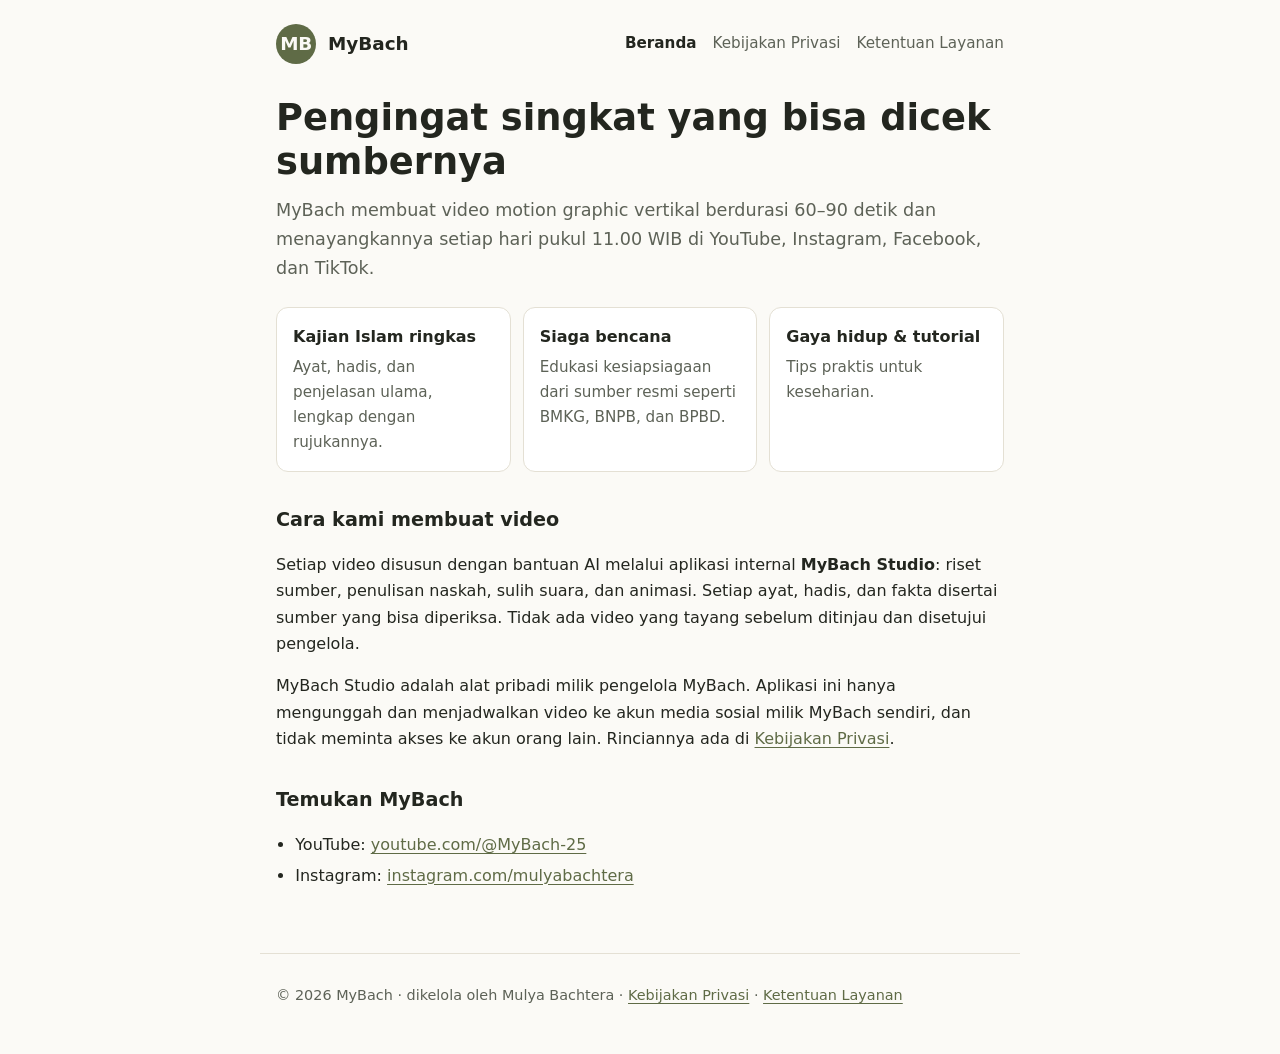
<file: index.html>
<!doctype html>
<html lang="id">
<head>
  <meta charset="utf-8">
  <meta name="viewport" content="width=device-width, initial-scale=1">
  <title>MyBach</title>
  <meta name="description" content="MyBach — video motion graphic singkat berisi pengingat yang bisa dicek sumbernya.">
  <link rel="stylesheet" href="style.css">
</head>
<body>
  <header>
    <a class="brand" href="./"><span class="mark">MB</span>MyBach</a>
    <nav>
      <a href="./" aria-current="page">Beranda</a>
      <a href="privasi.html">Kebijakan Privasi</a>
      <a href="ketentuan.html">Ketentuan Layanan</a>
    </nav>
  </header>
  <main>
    <h1>Pengingat singkat yang bisa dicek sumbernya</h1>
    <p class="lead">MyBach membuat video motion graphic vertikal berdurasi 60–90 detik dan menayangkannya setiap hari pukul 11.00 WIB di YouTube, Instagram, Facebook, dan TikTok.</p>

    <div class="cards">
      <div class="card"><strong>Kajian Islam ringkas</strong><p>Ayat, hadis, dan penjelasan ulama, lengkap dengan rujukannya.</p></div>
      <div class="card"><strong>Siaga bencana</strong><p>Edukasi kesiapsiagaan dari sumber resmi seperti BMKG, BNPB, dan BPBD.</p></div>
      <div class="card"><strong>Gaya hidup &amp; tutorial</strong><p>Tips praktis untuk keseharian.</p></div>
    </div>

    <h2>Cara kami membuat video</h2>
    <p>Setiap video disusun dengan bantuan AI melalui aplikasi internal <strong>MyBach Studio</strong>: riset sumber, penulisan naskah, sulih suara, dan animasi. Setiap ayat, hadis, dan fakta disertai sumber yang bisa diperiksa. Tidak ada video yang tayang sebelum ditinjau dan disetujui pengelola.</p>
    <p>MyBach Studio adalah alat pribadi milik pengelola MyBach. Aplikasi ini hanya mengunggah dan menjadwalkan video ke akun media sosial milik MyBach sendiri, dan tidak meminta akses ke akun orang lain. Rinciannya ada di <a href="privasi.html">Kebijakan Privasi</a>.</p>

    <h2>Temukan MyBach</h2>
    <ul>
      <li>YouTube: <a href="https://www.youtube.com/@MyBach-25">youtube.com/@MyBach-25</a></li>
      <li>Instagram: <a href="https://www.instagram.com/mulyabachtera">instagram.com/mulyabachtera</a></li>
    </ul>
  </main>
  <footer>
    <p>© 2026 MyBach · dikelola oleh Mulya Bachtera · <a href="privasi.html">Kebijakan Privasi</a> · <a href="ketentuan.html">Ketentuan Layanan</a></p>
  </footer>
</body>
</html>
</file>
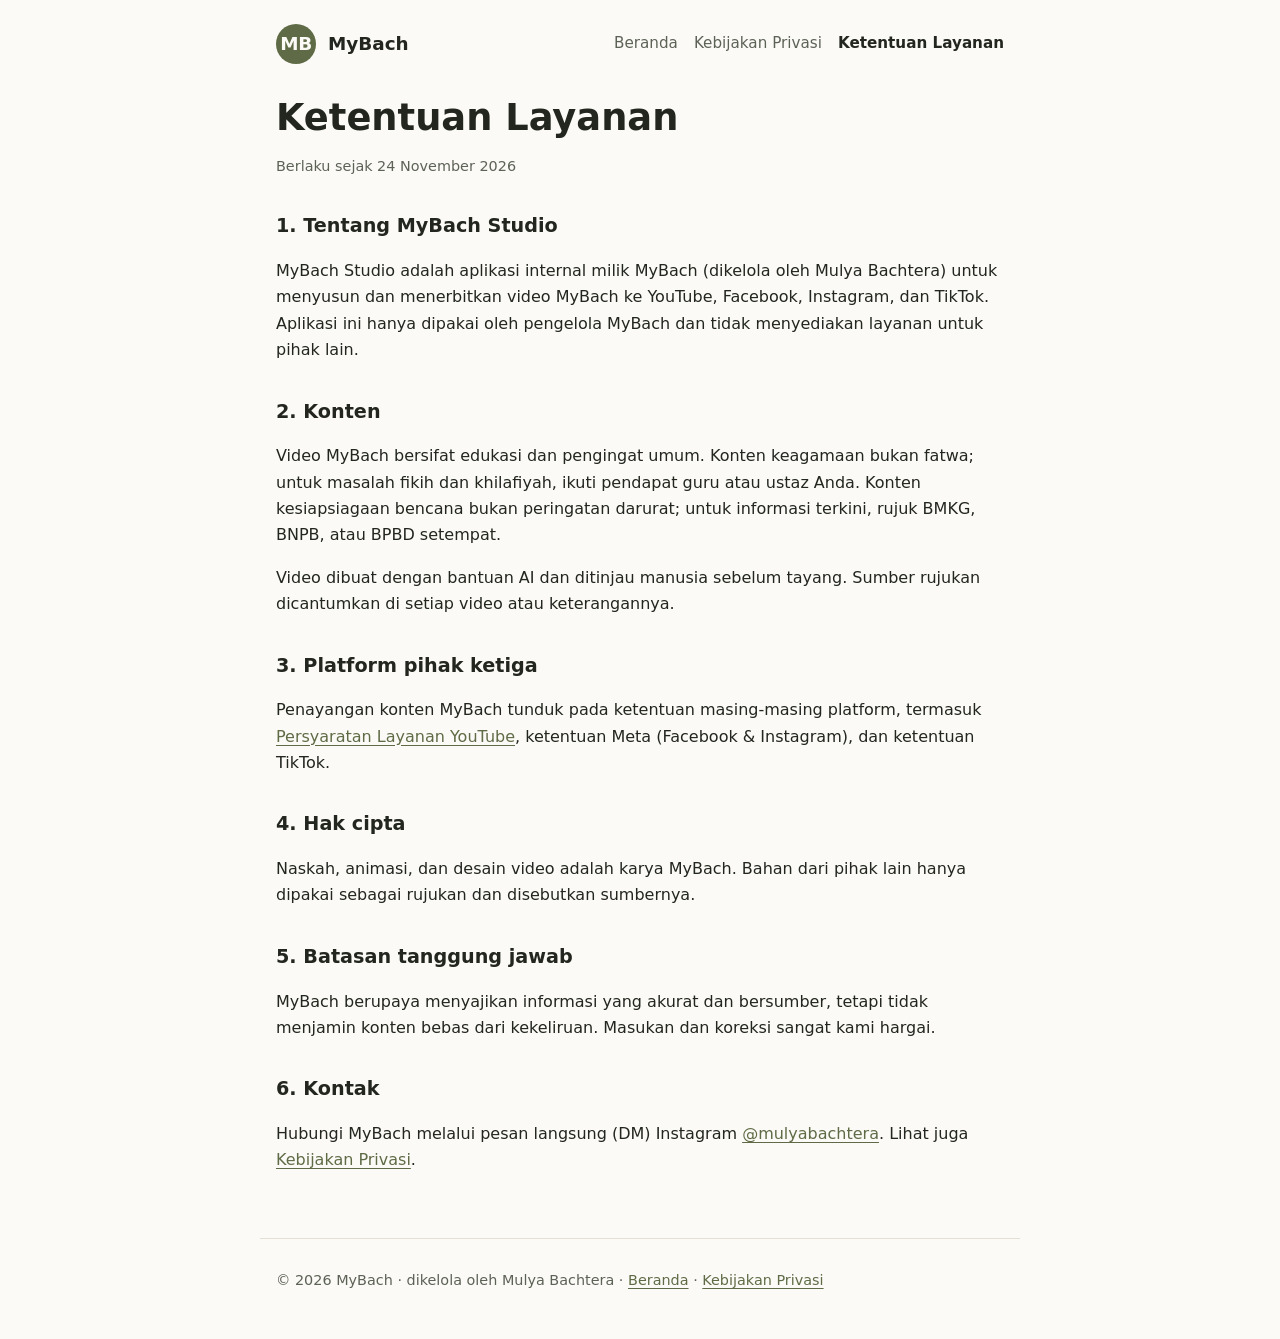
<file: ketentuan.html>
<!doctype html>
<html lang="id">
<head>
  <meta charset="utf-8">
  <meta name="viewport" content="width=device-width, initial-scale=1">
  <title>Ketentuan Layanan MyBach</title>
  <meta name="description" content="Ketentuan layanan MyBach dan aplikasi MyBach Studio.">
  <link rel="stylesheet" href="style.css">
</head>
<body>
  <header>
    <a class="brand" href="./"><span class="mark">MB</span>MyBach</a>
    <nav>
      <a href="./">Beranda</a>
      <a href="privasi.html">Kebijakan Privasi</a>
      <a href="ketentuan.html" aria-current="page">Ketentuan Layanan</a>
    </nav>
  </header>
  <main>
    <h1>Ketentuan Layanan</h1>
    <p class="meta">Berlaku sejak 24 November 2026</p>

    <h2>1. Tentang MyBach Studio</h2>
    <p>MyBach Studio adalah aplikasi internal milik MyBach (dikelola oleh Mulya Bachtera) untuk menyusun dan menerbitkan video MyBach ke YouTube, Facebook, Instagram, dan TikTok. Aplikasi ini hanya dipakai oleh pengelola MyBach dan tidak menyediakan layanan untuk pihak lain.</p>

    <h2>2. Konten</h2>
    <p>Video MyBach bersifat edukasi dan pengingat umum. Konten keagamaan bukan fatwa; untuk masalah fikih dan khilafiyah, ikuti pendapat guru atau ustaz Anda. Konten kesiapsiagaan bencana bukan peringatan darurat; untuk informasi terkini, rujuk BMKG, BNPB, atau BPBD setempat.</p>
    <p>Video dibuat dengan bantuan AI dan ditinjau manusia sebelum tayang. Sumber rujukan dicantumkan di setiap video atau keterangannya.</p>

    <h2>3. Platform pihak ketiga</h2>
    <p>Penayangan konten MyBach tunduk pada ketentuan masing-masing platform, termasuk <a href="https://www.youtube.com/t/terms">Persyaratan Layanan YouTube</a>, ketentuan Meta (Facebook &amp; Instagram), dan ketentuan TikTok.</p>

    <h2>4. Hak cipta</h2>
    <p>Naskah, animasi, dan desain video adalah karya MyBach. Bahan dari pihak lain hanya dipakai sebagai rujukan dan disebutkan sumbernya.</p>

    <h2>5. Batasan tanggung jawab</h2>
    <p>MyBach berupaya menyajikan informasi yang akurat dan bersumber, tetapi tidak menjamin konten bebas dari kekeliruan. Masukan dan koreksi sangat kami hargai.</p>

    <h2>6. Kontak</h2>
    <p>Hubungi MyBach melalui pesan langsung (DM) Instagram <a href="https://www.instagram.com/mulyabachtera">@mulyabachtera</a>. Lihat juga <a href="privasi.html">Kebijakan Privasi</a>.</p>
  </main>
  <footer>
    <p>© 2026 MyBach · dikelola oleh Mulya Bachtera · <a href="./">Beranda</a> · <a href="privasi.html">Kebijakan Privasi</a></p>
  </footer>
</body>
</html>
</file>
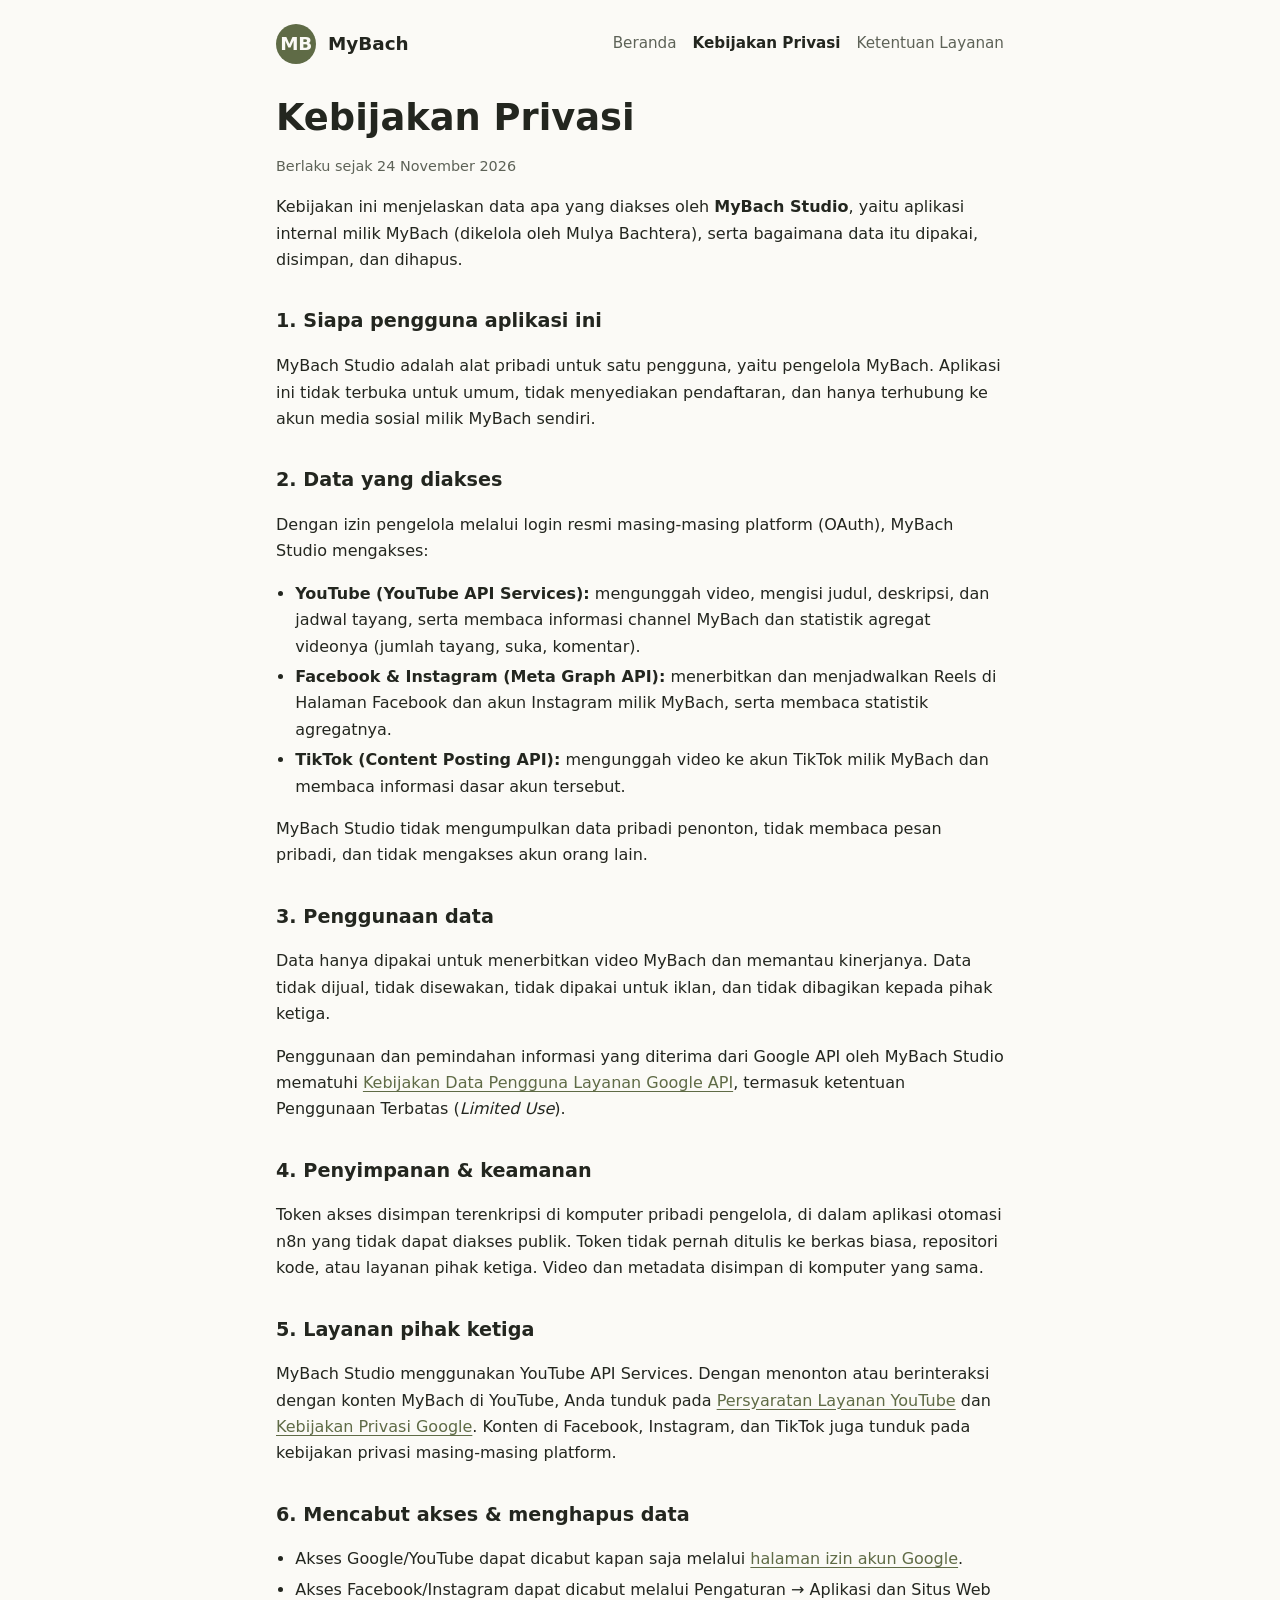
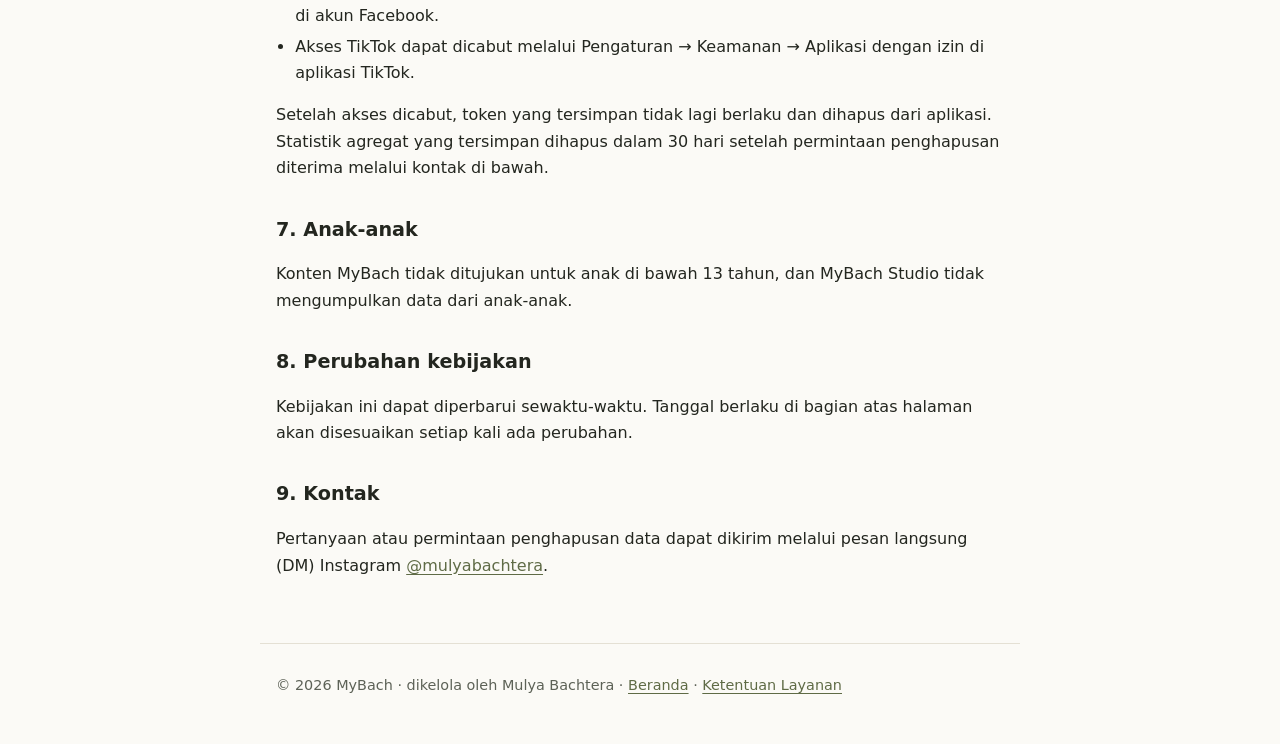
<file: privasi.html>
<!doctype html>
<html lang="id">
<head>
  <meta charset="utf-8">
  <meta name="viewport" content="width=device-width, initial-scale=1">
  <title>Kebijakan Privasi MyBach</title>
  <meta name="description" content="Kebijakan privasi MyBach dan aplikasi MyBach Studio.">
  <link rel="stylesheet" href="style.css">
</head>
<body>
  <header>
    <a class="brand" href="./"><span class="mark">MB</span>MyBach</a>
    <nav>
      <a href="./">Beranda</a>
      <a href="privasi.html" aria-current="page">Kebijakan Privasi</a>
      <a href="ketentuan.html">Ketentuan Layanan</a>
    </nav>
  </header>
  <main>
    <h1>Kebijakan Privasi</h1>
    <p class="meta">Berlaku sejak 24 November 2026</p>

    <p>Kebijakan ini menjelaskan data apa yang diakses oleh <strong>MyBach Studio</strong>, yaitu aplikasi internal milik MyBach (dikelola oleh Mulya Bachtera), serta bagaimana data itu dipakai, disimpan, dan dihapus.</p>

    <h2>1. Siapa pengguna aplikasi ini</h2>
    <p>MyBach Studio adalah alat pribadi untuk satu pengguna, yaitu pengelola MyBach. Aplikasi ini tidak terbuka untuk umum, tidak menyediakan pendaftaran, dan hanya terhubung ke akun media sosial milik MyBach sendiri.</p>

    <h2>2. Data yang diakses</h2>
    <p>Dengan izin pengelola melalui login resmi masing-masing platform (OAuth), MyBach Studio mengakses:</p>
    <ul>
      <li><strong>YouTube (YouTube API Services):</strong> mengunggah video, mengisi judul, deskripsi, dan jadwal tayang, serta membaca informasi channel MyBach dan statistik agregat videonya (jumlah tayang, suka, komentar).</li>
      <li><strong>Facebook &amp; Instagram (Meta Graph API):</strong> menerbitkan dan menjadwalkan Reels di Halaman Facebook dan akun Instagram milik MyBach, serta membaca statistik agregatnya.</li>
      <li><strong>TikTok (Content Posting API):</strong> mengunggah video ke akun TikTok milik MyBach dan membaca informasi dasar akun tersebut.</li>
    </ul>
    <p>MyBach Studio tidak mengumpulkan data pribadi penonton, tidak membaca pesan pribadi, dan tidak mengakses akun orang lain.</p>

    <h2>3. Penggunaan data</h2>
    <p>Data hanya dipakai untuk menerbitkan video MyBach dan memantau kinerjanya. Data tidak dijual, tidak disewakan, tidak dipakai untuk iklan, dan tidak dibagikan kepada pihak ketiga.</p>
    <p>Penggunaan dan pemindahan informasi yang diterima dari Google API oleh MyBach Studio mematuhi <a href="https://developers.google.com/terms/api-services-user-data-policy">Kebijakan Data Pengguna Layanan Google API</a>, termasuk ketentuan Penggunaan Terbatas (<em>Limited Use</em>).</p>

    <h2>4. Penyimpanan &amp; keamanan</h2>
    <p>Token akses disimpan terenkripsi di komputer pribadi pengelola, di dalam aplikasi otomasi n8n yang tidak dapat diakses publik. Token tidak pernah ditulis ke berkas biasa, repositori kode, atau layanan pihak ketiga. Video dan metadata disimpan di komputer yang sama.</p>

    <h2>5. Layanan pihak ketiga</h2>
    <p>MyBach Studio menggunakan YouTube API Services. Dengan menonton atau berinteraksi dengan konten MyBach di YouTube, Anda tunduk pada <a href="https://www.youtube.com/t/terms">Persyaratan Layanan YouTube</a> dan <a href="https://policies.google.com/privacy">Kebijakan Privasi Google</a>. Konten di Facebook, Instagram, dan TikTok juga tunduk pada kebijakan privasi masing-masing platform.</p>

    <h2>6. Mencabut akses &amp; menghapus data</h2>
    <ul>
      <li>Akses Google/YouTube dapat dicabut kapan saja melalui <a href="https://myaccount.google.com/permissions">halaman izin akun Google</a>.</li>
      <li>Akses Facebook/Instagram dapat dicabut melalui Pengaturan → Aplikasi dan Situs Web di akun Facebook.</li>
      <li>Akses TikTok dapat dicabut melalui Pengaturan → Keamanan → Aplikasi dengan izin di aplikasi TikTok.</li>
    </ul>
    <p>Setelah akses dicabut, token yang tersimpan tidak lagi berlaku dan dihapus dari aplikasi. Statistik agregat yang tersimpan dihapus dalam 30 hari setelah permintaan penghapusan diterima melalui kontak di bawah.</p>

    <h2>7. Anak-anak</h2>
    <p>Konten MyBach tidak ditujukan untuk anak di bawah 13 tahun, dan MyBach Studio tidak mengumpulkan data dari anak-anak.</p>

    <h2>8. Perubahan kebijakan</h2>
    <p>Kebijakan ini dapat diperbarui sewaktu-waktu. Tanggal berlaku di bagian atas halaman akan disesuaikan setiap kali ada perubahan.</p>

    <h2>9. Kontak</h2>
    <p>Pertanyaan atau permintaan penghapusan data dapat dikirim melalui pesan langsung (DM) Instagram <a href="https://www.instagram.com/mulyabachtera">@mulyabachtera</a>.</p>
  </main>
  <footer>
    <p>© 2026 MyBach · dikelola oleh Mulya Bachtera · <a href="./">Beranda</a> · <a href="ketentuan.html">Ketentuan Layanan</a></p>
  </footer>
</body>
</html>
</file>
<file: style.css>
:root {
  --bg: #fbfaf6;
  --surface: #ffffff;
  --text: #23261f;
  --muted: #5d6257;
  --brand: #5f6b46;
  --accent: #a9844f;
  --line: #e4e0d4;
}
@media (prefers-color-scheme: dark) {
  :root {
    --bg: #171914;
    --surface: #1f221b;
    --text: #ecebe4;
    --muted: #b3b5a9;
    --brand: #b7c48f;
    --accent: #d6b27c;
    --line: #33372c;
  }
}
* { box-sizing: border-box; }
html { -webkit-text-size-adjust: 100%; }
body {
  margin: 0;
  background: var(--bg);
  color: var(--text);
  font: 16px/1.65 system-ui, -apple-system, "Segoe UI", Roboto, "Helvetica Neue", Arial, sans-serif;
}
a { color: var(--brand); text-underline-offset: 3px; }
a:hover { color: var(--accent); }
header, main, footer { max-width: 760px; margin: 0 auto; padding: 0 16px; }
header { display: flex; align-items: center; justify-content: space-between; gap: 16px; padding-top: 24px; padding-bottom: 8px; flex-wrap: wrap; }
.brand { display: flex; align-items: center; gap: 12px; text-decoration: none; color: var(--text); font-weight: 700; font-size: 1.15rem; }
.mark { width: 40px; height: 40px; border-radius: 50%; display: grid; place-items: center; background: var(--brand); color: var(--bg); font-weight: 800; letter-spacing: -0.5px; }
nav { display: flex; gap: 16px; flex-wrap: wrap; font-size: 0.95rem; }
nav a { text-decoration: none; color: var(--muted); }
nav a[aria-current="page"] { color: var(--text); font-weight: 600; }
main { padding-top: 24px; padding-bottom: 48px; }
h1 { font-size: clamp(1.7rem, 4vw, 2.3rem); line-height: 1.2; margin: 0 0 12px; }
h2 { font-size: 1.2rem; margin: 32px 0 8px; }
.lead { font-size: 1.1rem; color: var(--muted); margin-top: 0; }
.meta { color: var(--muted); font-size: 0.9rem; }
.cards { display: grid; grid-template-columns: repeat(auto-fit, minmax(200px, 1fr)); gap: 12px; margin: 24px 0; }
.card { background: var(--surface); border: 1px solid var(--line); border-radius: 12px; padding: 16px; }
.card strong { display: block; margin-bottom: 4px; }
.card p { margin: 0; color: var(--muted); font-size: 0.95rem; }
ul { padding-left: 1.2rem; }
li { margin: 4px 0; }
footer { border-top: 1px solid var(--line); padding-top: 16px; padding-bottom: 32px; color: var(--muted); font-size: 0.9rem; }
</file>
